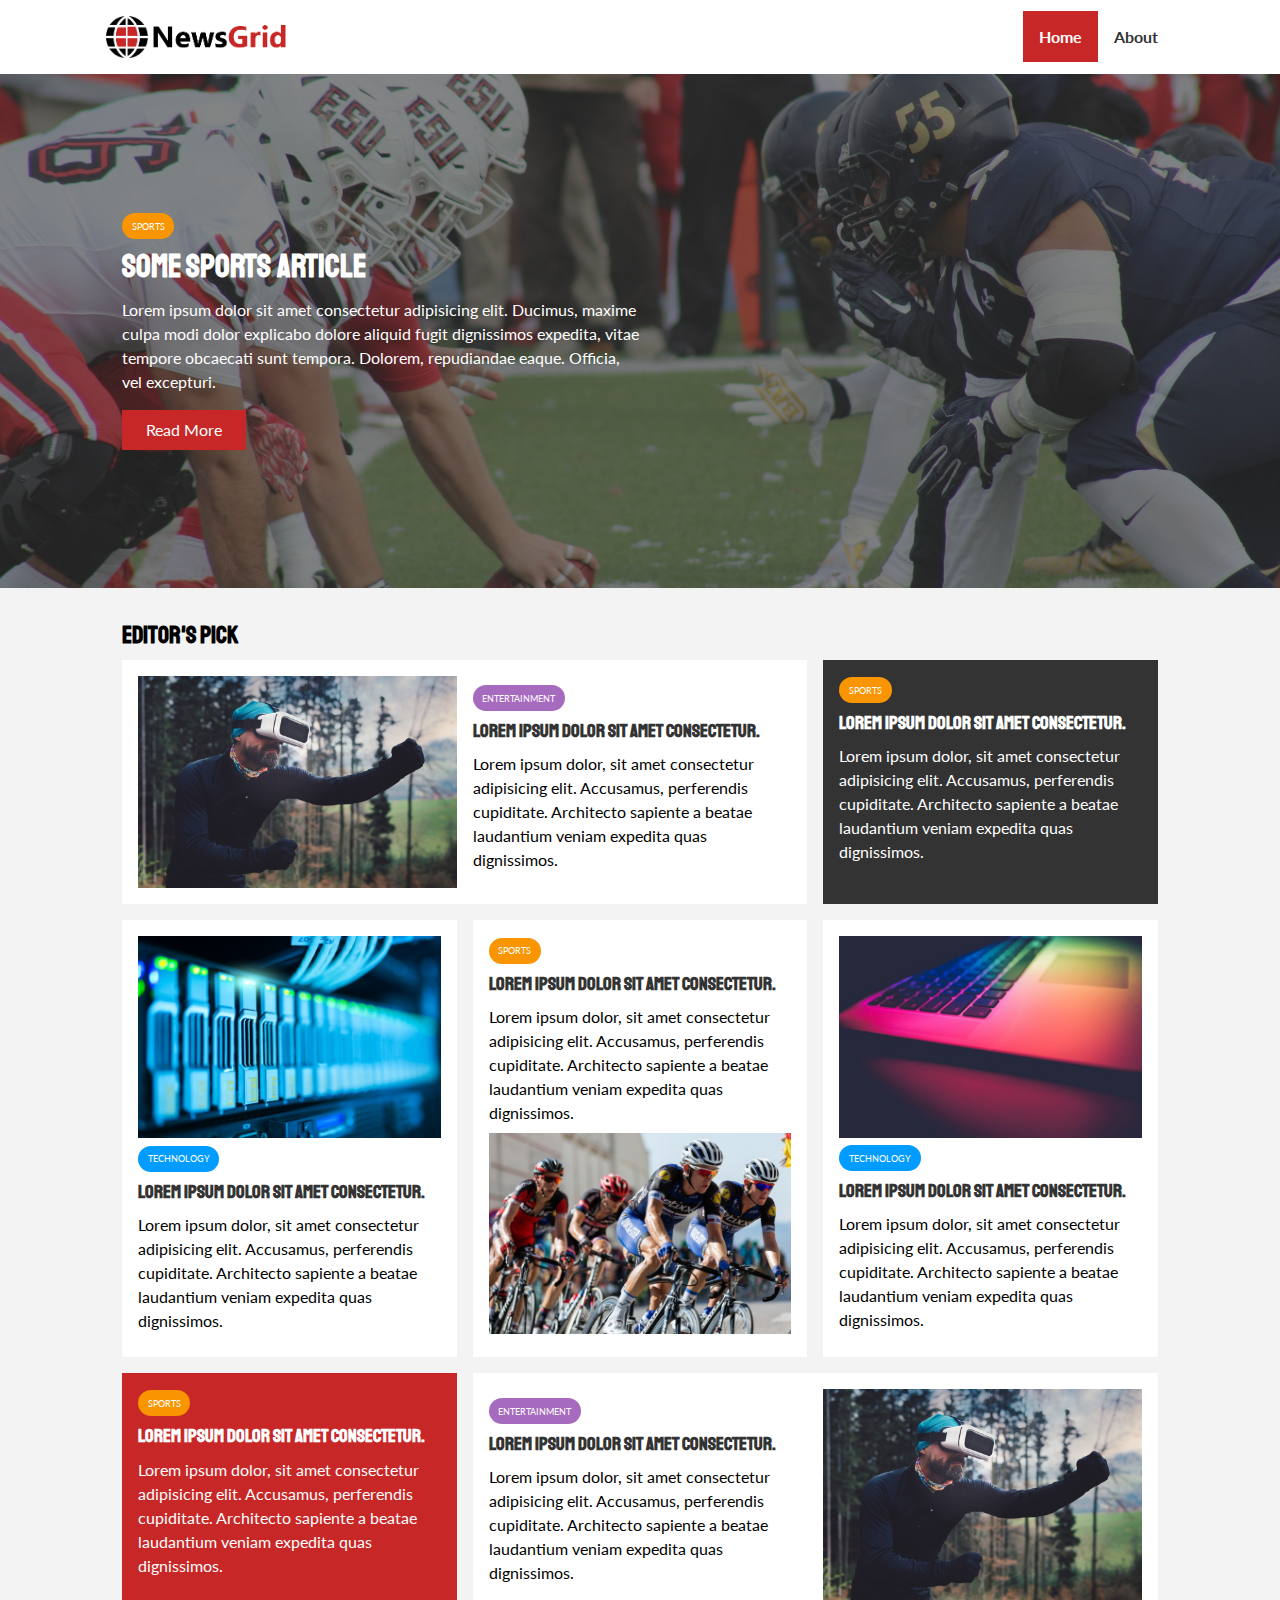
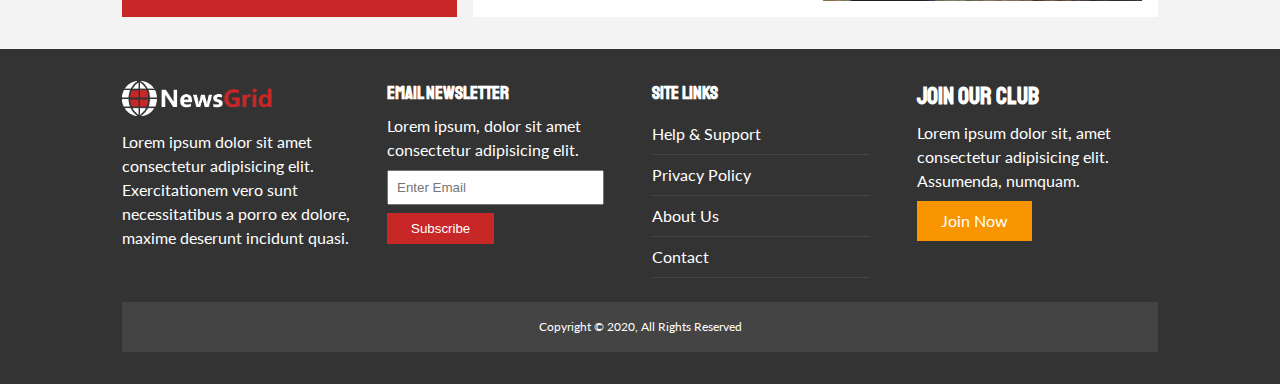
<file: index.html>
<!DOCTYPE html>
<html lang="en">
<head>
  <meta charset="UTF-8">
  <meta name="viewport" content="width=device-width, initial-scale=1.0">
  <meta http-equiv="X-UA-Compatible" content="ie=edge">
  <link rel="stylesheet" href="https://use.fontawesome.com/releases/v5.6.3/css/all.css" integrity="sha384-UHRtZLI+pbxtHCWp1t77Bi1L4ZtiqrqD80Kn4Z8NTSRyMA2Fd33n5dQ8lWUE00s/" crossorigin="anonymous">
  <link href="https://fonts.googleapis.com/css?family=Lato|Staatliches&display=swap" rel="stylesheet">
  <link rel="stylesheet" href="css/style.css">
  <link rel="stylesheet" media="screen and (max-width: 768px)" href="css/mobile.css">
  <link rel="shortcut icon" type="image/x-icon" href="favicon.ico">
  <title>NewsGride  ¦  Your Latest News & Updates</title>
</head>

<body>
  <header>
    <nav id="navbar">
      <div class="container">
        <img src="img/logo.png" alt="NewsGrid Logo" class="logo">
          <div class="social">
            <a href="http://facebook.com" class="icon" target="_blank"><i class="fab fa-facebook fa-2x"></i></a>
            <a href="http://twitter.com" class="icon" target="_blank"><i class="fab fa-twitter fa-2x"></i></a>
            <a href="http://instagram.com" class="icon" target="_blank"><i class="fab fa-instagram fa-2x"></i></a>
            <a href="http://youtube.com" class="icon" target="_blank"><i class="fab fa-youtube fa-2x"></i></a>  
          </div>
        <ul id="menu">
          <li class="current menu-item"><a class="current" href="#">Home</a></li>
          <li class="menu-item"><a href="about.html">About</a></li>
        </ul>
      </div>
    </nav>
  </header>

  <header id="showcase">
    <section class="container">
      <div class="showcase-container">
        <div class="showcase-content">
          <div class="category category-sports">Sports</div>
          <h1>SOME SPORTS ARTICLE</h1>
          <p>Lorem ipsum dolor sit amet consectetur adipisicing elit. Ducimus, maxime culpa modi dolor explicabo dolore aliquid fugit dignissimos expedita, vitae tempore obcaecati sunt tempora. Dolorem, repudiandae eaque. Officia, vel excepturi.</p>
          <a href="article.html" class="btn btn-primary">Read More</a>
        </div> 
      </div>
    </section>
  </header>

  <!-- Home articles -->
  <section id="home-articles" class="py-2">
    <div class="container">
      <h2>Editor's Pick</h2>
        <div class="articles-container">
          <article class="card">
            <img class="img" src="img/articles/ent1.jpg" alt="VR">
            <div>
              <div class="category category-ent">Entertainment</div>
              <h3>
                <a href="article.html">Lorem ipsum dolor sit amet consectetur.</a>
              </h3>
              <p>Lorem ipsum dolor, sit amet consectetur adipisicing elit. Accusamus, perferendis cupiditate. Architecto sapiente a beatae laudantium veniam expedita quas dignissimos.</p>
            </div>
          </article>
          <article class="card bg-dark">
            <div class="category category-sports">Sports</div>
            <h3>
              <a href="article.html">Lorem ipsum dolor sit amet consectetur.</a>
            </h3>
            <p>Lorem ipsum dolor, sit amet consectetur adipisicing elit. Accusamus, perferendis cupiditate. Architecto sapiente a beatae laudantium veniam expedita quas dignissimos.</p>
          </article>
          <article class="card">
            <img class="img" src="img/articles/tech1.jpg" alt="VR">
              <div class="category category-tech">Technology</div>
              <h3>
                <a href="article.html">Lorem ipsum dolor sit amet consectetur.</a>
              </h3>
              <p>Lorem ipsum dolor, sit amet consectetur adipisicing elit. Accusamus, perferendis cupiditate. Architecto sapiente a beatae laudantium veniam expedita quas dignissimos.</p>
          </article>
          <article class="card">
              <div class="category category-sports">Sports</div>
              <h3>
                <a href="article.html">Lorem ipsum dolor sit amet consectetur.</a>
              </h3>
              <p>Lorem ipsum dolor, sit amet consectetur adipisicing elit. Accusamus, perferendis cupiditate. Architecto sapiente a beatae laudantium veniam expedita quas dignissimos.</p>
              <img class="img" src="img/articles/sports1.jpg" alt="VR">
          </article>
          <article class="card">
            <img class="img" src="img/articles/tech2.jpg" alt="VR">
              <div class="category category-tech">Technology</div>
              <h3>
                <a href="article.html">Lorem ipsum dolor sit amet consectetur.</a>
              </h3>
              <p>Lorem ipsum dolor, sit amet consectetur adipisicing elit. Accusamus, perferendis cupiditate. Architecto sapiente a beatae laudantium veniam expedita quas dignissimos.</p>
          </article>
          <article class="card bg-primary">
            <div class="category category-sports">Sports</div>
            <h3>
              <a href="article.html">Lorem ipsum dolor sit amet consectetur.</a>
            </h3>
            <p>Lorem ipsum dolor, sit amet consectetur adipisicing elit. Accusamus, perferendis cupiditate. Architecto sapiente a beatae laudantium veniam expedita quas dignissimos.</p>
          </article>
          <article class="card">
            <div>
              <div class="category category-ent">Entertainment</div>
              <h3>
                <a href="article.html">Lorem ipsum dolor sit amet consectetur.</a>
              </h3>
              <p>Lorem ipsum dolor, sit amet consectetur adipisicing elit. Accusamus, perferendis cupiditate. Architecto sapiente a beatae laudantium veniam expedita quas dignissimos.</p>
            </div>
            <img class="img" src="img/articles/ent1.jpg" alt="VR">
          </article>
        </div>
    </div>
  </section>

  <footer id="main-footer" class="py-2">
    <div class="container footer-container">
      <div>
        <img src="img/logo_light.png" alt="NewsGrid">
        <p>Lorem ipsum dolor sit amet consectetur adipisicing elit. Exercitationem vero sunt necessitatibus a porro ex dolore, maxime deserunt incidunt quasi.</p>
      </div>
      <div>
        <h3>Email Newsletter</h3>
        <p>Lorem ipsum, dolor sit amet consectetur adipisicing elit.</p>
        <form>
          <input type="email" placeholder="Enter Email">
          <input type="submit" value="Subscribe" class="btn btn-primary">
        </form>
      </div>
      <div>
        <h3>Site Links</h3>
        <ul class="list">
          <li><a href="">Help & Support</a></li>
          <li><a href="">Privacy Policy</a></li>
          <li><a href="">About Us</a></li>
          <li><a href="">Contact</a></li>
        </ul>
      </div>
      <div>
        <h2>Join Our Club</h2>
        <p>Lorem ipsum dolor sit, amet consectetur adipisicing elit. Assumenda, numquam.</p>
        <a href="" class="btn btn-secondary">Join Now</a>
      </div>
      <div>
        <p>
          Copyright &copy; 2020, All Rights Reserved
        </p>
      </div>
    </div>
  </footer>
 
</body>
</html>
</file>
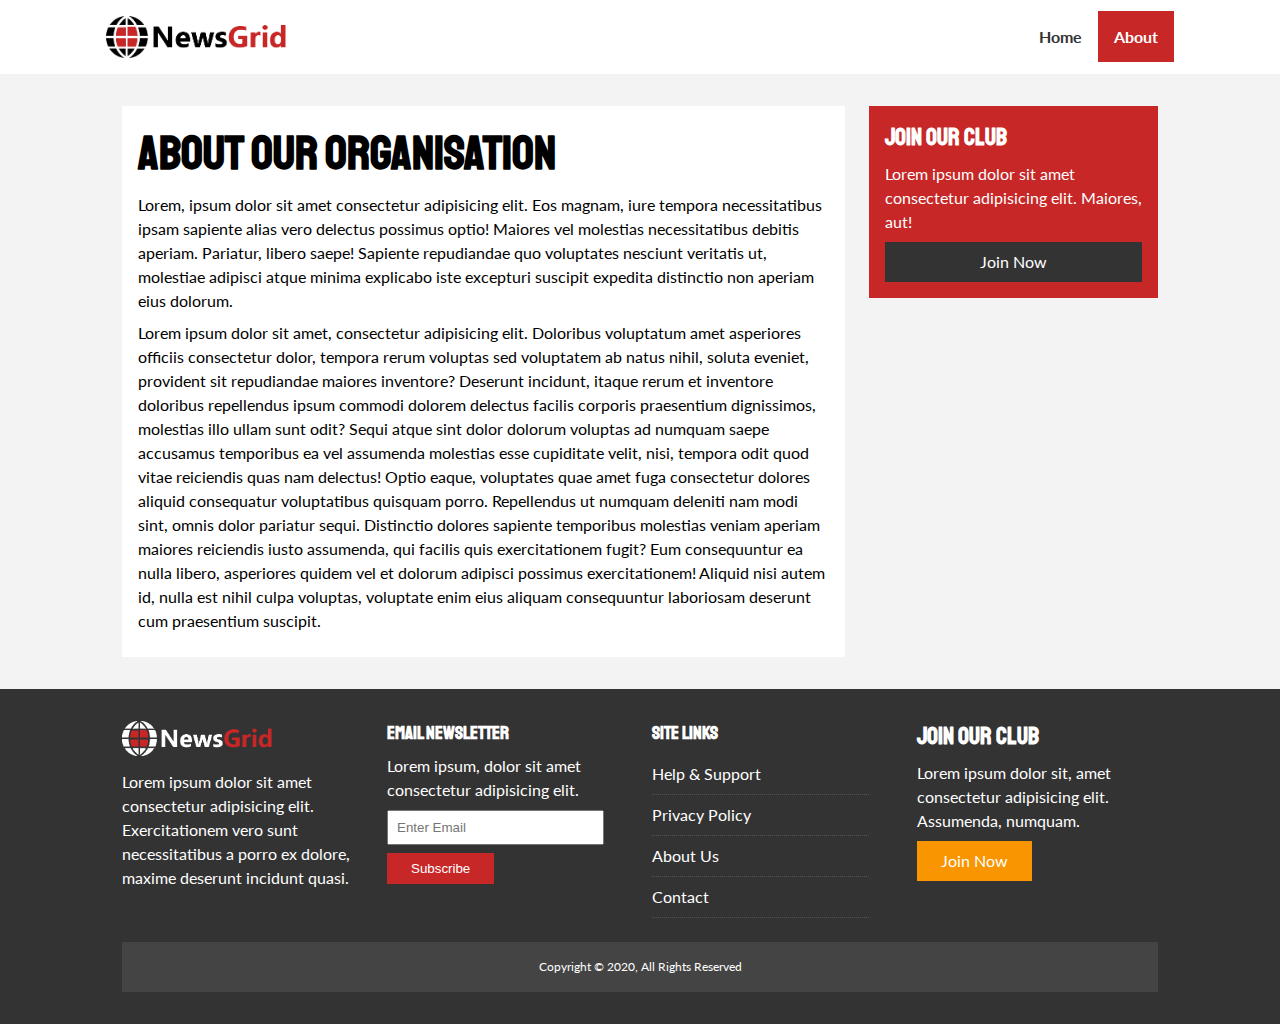
<file: about.html>
<!DOCTYPE html>
<html lang="en">
<head>
  <meta charset="UTF-8">
  <meta name="viewport" content="width=device-width, initial-scale=1.0">
  <meta http-equiv="X-UA-Compatible" content="ie=edge">
  <link rel="stylesheet" href="https://use.fontawesome.com/releases/v5.6.3/css/all.css" integrity="sha384-UHRtZLI+pbxtHCWp1t77Bi1L4ZtiqrqD80Kn4Z8NTSRyMA2Fd33n5dQ8lWUE00s/" crossorigin="anonymous">
  <link href="https://fonts.googleapis.com/css?family=Lato|Staatliches" rel="stylesheet">
  <link rel="stylesheet" href="css/style.css">
  <link rel="stylesheet" media="screen and (max-width: 768px)" href="css/mobile.css">
  <link rel="shortcut icon" type="image/x-icon" href="favicon.ico">
  <title>NewsGride  ¦  About</title>
</head>

<body>
  <header>
    <nav id="navbar">
      <div class="container">
        <img src="img/logo.png" alt="NewsGrid Logo" class="logo">
          <div class="social">
            <a href="http://facebook.com" class="icon" target="_blank"><i class="fab fa-facebook fa-2x"></i></a>
            <a href="http://twitter.com" class="icon" target="_blank"><i class="fab fa-twitter fa-2x"></i></a>
            <a href="http://instagram.com" class="icon" target="_blank"><i class="fab fa-instagram fa-2x"></i></a>
            <a href="http://youtube.com" class="icon" target="_blank"><i class="fab fa-youtube fa-2x"></i></a>  
          </div>
        <ul id="menu">
          <li class="current menu-item"><a href="index.html">Home</a></li>
          <li class="menu-item"><a class="current" href="about.html">About</a></li>
        </ul>
      </div>
    </nav>
  </header>

  <section id="about">
      <div class="container">
          <div class="page-container">
            <article class="card">
                <h1 class="l-heading">About Our Organisation</h1>
                <p>Lorem, ipsum dolor sit amet consectetur adipisicing elit. Eos magnam, iure tempora necessitatibus ipsam sapiente alias vero delectus possimus optio! Maiores vel molestias necessitatibus debitis aperiam. Pariatur, libero saepe! Sapiente repudiandae quo voluptates nesciunt veritatis ut, molestiae adipisci atque minima explicabo iste excepturi suscipit expedita distinctio non aperiam eius dolorum.</p>
                <p>Lorem ipsum dolor sit amet, consectetur adipisicing elit. Doloribus voluptatum amet asperiores officiis consectetur dolor, tempora rerum voluptas sed voluptatem ab natus nihil, soluta eveniet, provident sit repudiandae maiores inventore? Deserunt incidunt, itaque rerum et inventore doloribus repellendus ipsum commodi dolorem delectus facilis corporis praesentium dignissimos, molestias illo ullam sunt odit? Sequi atque sint dolor dolorum voluptas ad numquam saepe accusamus temporibus ea vel assumenda molestias esse cupiditate velit, nisi, tempora odit quod vitae reiciendis quas nam delectus! Optio eaque, voluptates quae amet fuga consectetur dolores aliquid consequatur voluptatibus quisquam porro. Repellendus ut numquam deleniti nam modi sint, omnis dolor pariatur sequi. Distinctio dolores sapiente temporibus molestias veniam aperiam maiores reiciendis iusto assumenda, qui facilis quis exercitationem fugit? Eum consequuntur ea nulla libero, asperiores quidem vel et dolorum adipisci possimus exercitationem! Aliquid nisi autem id, nulla est nihil culpa voluptas, voluptate enim eius aliquam consequuntur laboriosam deserunt cum praesentium suscipit.</p>
            </article>
            <aside class="card bg-primary">
                <h2>Join Our Club</h2>
                <p>Lorem ipsum dolor sit amet consectetur adipisicing elit. Maiores, aut!</p>
                <a href="" class="btn btn-dark btn-block">Join Now</a>
            </aside>
          </div>
      </div>
  </section>
  
<!-- Footer -->
  <footer id="main-footer" class="py-2">
    <div class="container footer-container">
      <div>
        <img src="img/logo_light.png" alt="NewsGrid">
        <p>Lorem ipsum dolor sit amet consectetur adipisicing elit. Exercitationem vero sunt necessitatibus a porro ex dolore, maxime deserunt incidunt quasi.</p>
      </div>
      <div>
        <h3>Email Newsletter</h3>
        <p>Lorem ipsum, dolor sit amet consectetur adipisicing elit.</p>
        <form>
          <input type="email" placeholder="Enter Email">
          <input type="submit" value="Subscribe" class="btn btn-primary">
        </form>
      </div>
      <div>
        <h3>Site Links</h3>
        <ul class="list">
          <li><a href="">Help & Support</a></li>
          <li><a href="">Privacy Policy</a></li>
          <li><a href="">About Us</a></li>
          <li><a href="">Contact</a></li>
        </ul>
      </div>
      <div>
        <h2>Join Our Club</h2>
        <p>Lorem ipsum dolor sit, amet consectetur adipisicing elit. Assumenda, numquam.</p>
        <a href="" class="btn btn-secondary">Join Now</a>
      </div>
      <div>
        <p>
          Copyright &copy; 2020, All Rights Reserved
        </p>
      </div>
    </div>
  </footer>
 
</body>
</html>
</file>
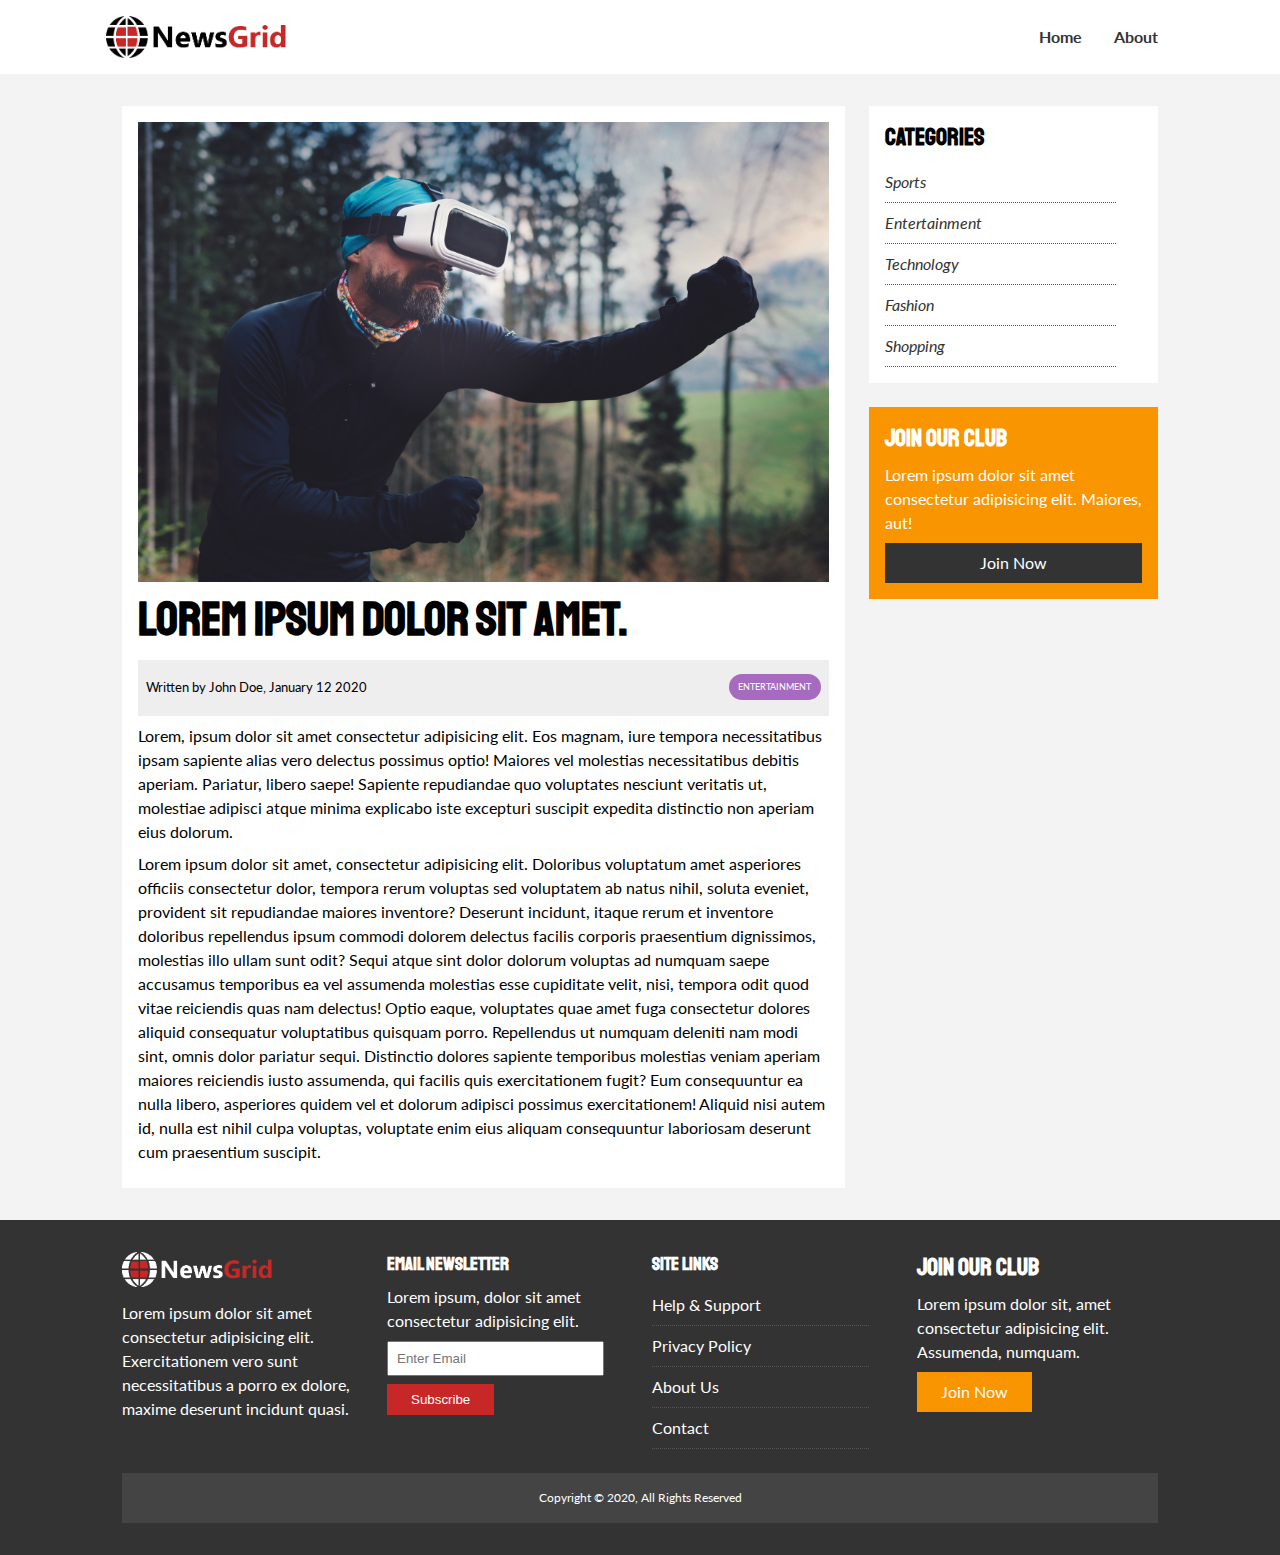
<file: article.html>
<!DOCTYPE html>
<html lang="en">
<head>
  <meta charset="UTF-8">
  <meta name="viewport" content="width=device-width, initial-scale=1.0">
  <meta http-equiv="X-UA-Compatible" content="ie=edge">
  <link rel="stylesheet" href="https://use.fontawesome.com/releases/v5.6.3/css/all.css" integrity="sha384-UHRtZLI+pbxtHCWp1t77Bi1L4ZtiqrqD80Kn4Z8NTSRyMA2Fd33n5dQ8lWUE00s/" crossorigin="anonymous">
  <link href="https://fonts.googleapis.com/css?family=Lato|Staatliches" rel="stylesheet">
  <link rel="stylesheet" href="./css/style.css">
  <link rel="stylesheet" media="screen and (max-width: 768px)" href="./css/mobile.css">
  <link rel="shortcut icon" type="image/x-icon" href="favicon.ico">
  <title>NewsGride  ¦  Latest Stories</title>
</head>

<body>
  <header>
    <nav id="navbar">
      <div class="container">
        <img src="img/logo.png" alt="NewsGrid Logo" class="logo">
          <div class="social">
            <a href="http://facebook.com" class="icon" target="_blank"><i class="fab fa-facebook fa-2x"></i></a>
            <a href="http://twitter.com" class="icon" target="_blank"><i class="fab fa-twitter fa-2x"></i></a>
            <a href="http://instagram.com" class="icon" target="_blank"><i class="fab fa-instagram fa-2x"></i></a>
            <a href="http://youtube.com" class="icon" target="_blank"><i class="fab fa-youtube fa-2x"></i></a>  
          </div>
        <ul id="menu">
          <li class="current menu-item"><a href="index.html">Home</a></li>
          <li class="menu-item"><a href="about.html">About</a></li>
        </ul>
      </div>
    </nav>
  </header>

  <section id="article">
      <div class="container">
          <div class="page-container">
            <article class="card">
                <img src="img/articles/ent1.jpg" alt="">
                <h1 class="l-heading">Lorem ipsum dolor sit amet.</h1>
                <div class="meta">
                    <small>
                        <i class="fas fa-user"></i> Written by John Doe, January 12 2020
                    </small>
                    <div class="category category-ent">Entertainment</div>
                </div>
                <p>Lorem, ipsum dolor sit amet consectetur adipisicing elit. Eos magnam, iure tempora necessitatibus ipsam sapiente alias vero delectus possimus optio! Maiores vel molestias necessitatibus debitis aperiam. Pariatur, libero saepe! Sapiente repudiandae quo voluptates nesciunt veritatis ut, molestiae adipisci atque minima explicabo iste excepturi suscipit expedita distinctio non aperiam eius dolorum.</p>
                <p>Lorem ipsum dolor sit amet, consectetur adipisicing elit. Doloribus voluptatum amet asperiores officiis consectetur dolor, tempora rerum voluptas sed voluptatem ab natus nihil, soluta eveniet, provident sit repudiandae maiores inventore? Deserunt incidunt, itaque rerum et inventore doloribus repellendus ipsum commodi dolorem delectus facilis corporis praesentium dignissimos, molestias illo ullam sunt odit? Sequi atque sint dolor dolorum voluptas ad numquam saepe accusamus temporibus ea vel assumenda molestias esse cupiditate velit, nisi, tempora odit quod vitae reiciendis quas nam delectus! Optio eaque, voluptates quae amet fuga consectetur dolores aliquid consequatur voluptatibus quisquam porro. Repellendus ut numquam deleniti nam modi sint, omnis dolor pariatur sequi. Distinctio dolores sapiente temporibus molestias veniam aperiam maiores reiciendis iusto assumenda, qui facilis quis exercitationem fugit? Eum consequuntur ea nulla libero, asperiores quidem vel et dolorum adipisci possimus exercitationem! Aliquid nisi autem id, nulla est nihil culpa voluptas, voluptate enim eius aliquam consequuntur laboriosam deserunt cum praesentium suscipit.</p>
            </article>
            <aside id="categories" class="card">
                <h2>Categories</h2>
                <ul class="list">
                    <li><a href=""><i class="fas fa-chevron-right"> Sports</i></a></li>
                    <li><a href=""><i class="fas fa-chevron-right"> Entertainment</i></a></li>
                    <li><a href=""><i class="fas fa-chevron-right"> Technology</i></a></li>
                    <li><a href=""><i class="fas fa-chevron-right"> Fashion</i></a></li>
                    <li><a href=""><i class="fas fa-chevron-right"> Shopping</i></a></li>
                </ul>
            </aside>
            <aside class="card bg-secondary">
                <h2>Join Our Club</h2>
                <p>Lorem ipsum dolor sit amet consectetur adipisicing elit. Maiores, aut!</p>
                <a href="" class="btn btn-dark btn-block">Join Now</a>
            </aside>
          </div>
      </div>
  </section>
  
<!-- Footer -->
  <footer id="main-footer" class="py-2">
    <div class="container footer-container">
      <div>
        <img src="img/logo_light.png" alt="NewsGrid">
        <p>Lorem ipsum dolor sit amet consectetur adipisicing elit. Exercitationem vero sunt necessitatibus a porro ex dolore, maxime deserunt incidunt quasi.</p>
      </div>
      <div>
        <h3>Email Newsletter</h3>
        <p>Lorem ipsum, dolor sit amet consectetur adipisicing elit.</p>
        <form>
          <input type="email" placeholder="Enter Email">
          <input type="submit" value="Subscribe" class="btn btn-primary">
        </form>
      </div>
      <div>
        <h3>Site Links</h3>
        <ul class="list">
          <li><a href="">Help & Support</a></li>
          <li><a href="">Privacy Policy</a></li>
          <li><a href="">About Us</a></li>
          <li><a href="">Contact</a></li>
        </ul>
      </div>
      <div>
        <h2>Join Our Club</h2>
        <p>Lorem ipsum dolor sit, amet consectetur adipisicing elit. Assumenda, numquam.</p>
        <a href="" class="btn btn-secondary">Join Now</a>
      </div>
      <div>
        <p>
          Copyright &copy; 2020, All Rights Reserved
        </p>
      </div>
    </div>
  </footer>
 
</body>
</html>
</file>
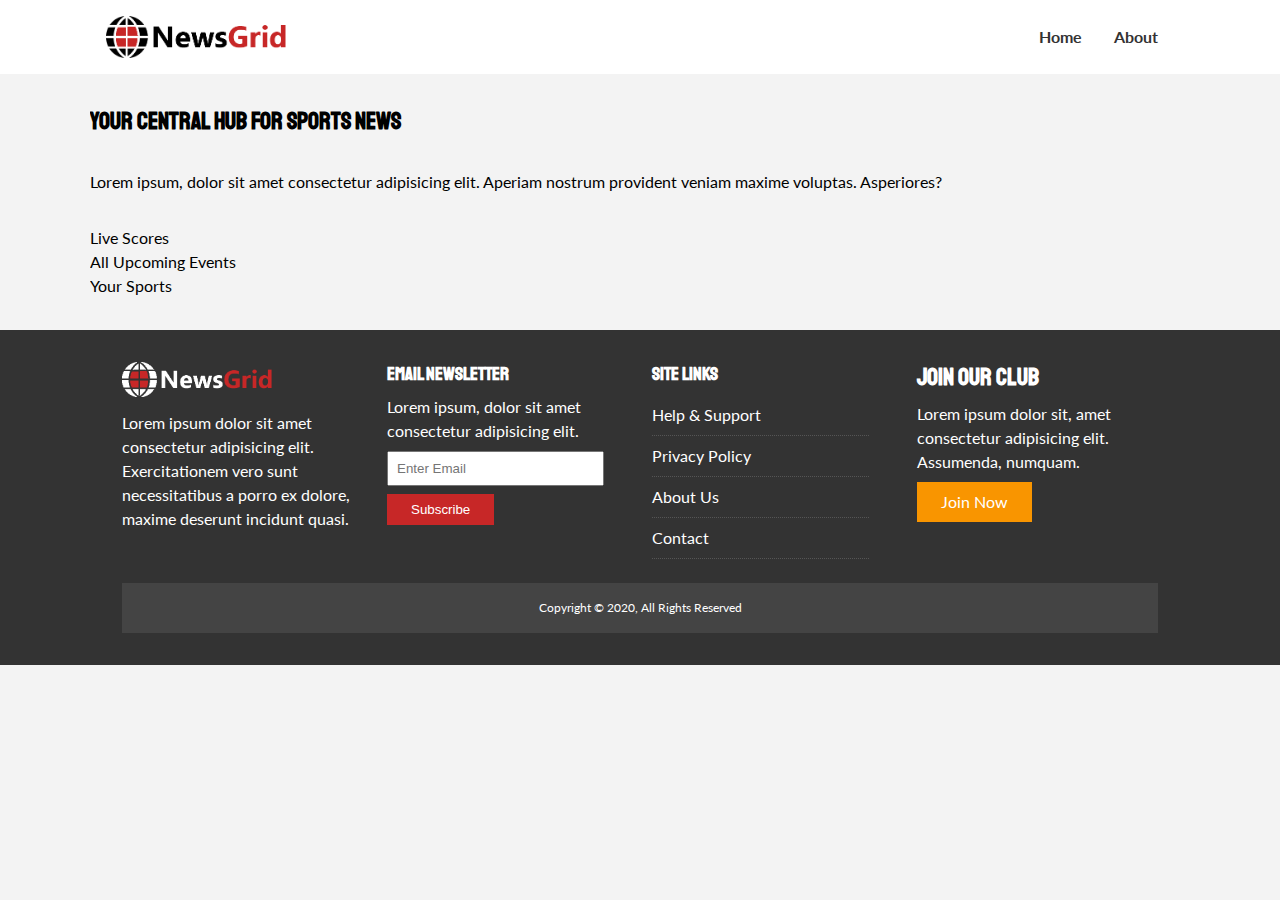
<file: topics.html>
<!DOCTYPE html>
<html lang="en">
<head>
  <meta charset="UTF-8">
  <meta name="viewport" content="width=device-width, initial-scale=1.0">
  <meta http-equiv="X-UA-Compatible" content="ie=edge">
  <link rel="stylesheet" href="https://use.fontawesome.com/releases/v5.6.3/css/all.css" integrity="sha384-UHRtZLI+pbxtHCWp1t77Bi1L4ZtiqrqD80Kn4Z8NTSRyMA2Fd33n5dQ8lWUE00s/" crossorigin="anonymous">
  <link href="https://fonts.googleapis.com/css?family=Lato|Staatliches" rel="stylesheet">
  <link rel="stylesheet" href="./css/style.css">
  <link rel="stylesheet" media="screen and (max-width: 768px)" href="./css/mobile.css">
  <link rel="shortcut icon" type="image/x-icon" href="favicon.ico">
  <title>NewsGride  ¦  Hot Topics</title>
</head>

<body>
  <header>
    <nav id="navbar">
      <div class="container">
        <img src="img/logo.png" alt="NewsGrid Logo" class="logo">
          <div class="social">
            <a href="http://facebook.com" class="icon" target="_blank"><i class="fab fa-facebook fa-2x"></i></a>
            <a href="http://twitter.com" class="icon" target="_blank"><i class="fab fa-twitter fa-2x"></i></a>
            <a href="http://instagram.com" class="icon" target="_blank"><i class="fab fa-instagram fa-2x"></i></a>
            <a href="http://youtube.com" class="icon" target="_blank"><i class="fab fa-youtube fa-2x"></i></a>  
          </div>
        <ul id="menu">
          <li class="current menu-item"><a href="index.html">Home</a></li>
          <li class="menu-item"><a href="about.html">About</a></li>
        </ul>
      </div>
    </nav>
  </header>

  <section id="showcase sports-showcase">
    <div class="container py-2">
      <div class="showcase-container">
        <div class="showcase-content">
          <h2>Your Central Hub For Sports News</h2>
          <p class="py-1">Lorem ipsum, dolor sit amet consectetur adipisicing elit. Aperiam nostrum provident veniam maxime voluptas. Asperiores?</p>
          <ul>
            <li>Live Scores</li>
            <li>All Upcoming Events</li>
            <li>Your Sports</li>
          </ul>

        </div>
      </div>
    </div>
  </section>
  
<!-- Footer -->
  <footer id="main-footer" class="py-2">
    <div class="container footer-container">
      <div>
        <img src="img/logo_light.png" alt="NewsGrid">
        <p>Lorem ipsum dolor sit amet consectetur adipisicing elit. Exercitationem vero sunt necessitatibus a porro ex dolore, maxime deserunt incidunt quasi.</p>
      </div>
      <div>
        <h3>Email Newsletter</h3>
        <p>Lorem ipsum, dolor sit amet consectetur adipisicing elit.</p>
        <form>
          <input type="email" placeholder="Enter Email">
          <input type="submit" value="Subscribe" class="btn btn-primary">
        </form>
      </div>
      <div>
        <h3>Site Links</h3>
        <ul class="list">
          <li><a href="">Help & Support</a></li>
          <li><a href="">Privacy Policy</a></li>
          <li><a href="">About Us</a></li>
          <li><a href="">Contact</a></li>
        </ul>
      </div>
      <div>
        <h2>Join Our Club</h2>
        <p>Lorem ipsum dolor sit, amet consectetur adipisicing elit. Assumenda, numquam.</p>
        <a href="" class="btn btn-secondary">Join Now</a>
      </div>
      <div>
        <p>
          Copyright &copy; 2020, All Rights Reserved
        </p>
      </div>
    </div>
  </footer>
 
</body>
</html>
</file>
<file: css/style.css>
:root {
--primary-color:  #c72727;
--secondary-color: #f99500;
--light-color:  #f3f3f3;
--dark-color: #333;
--max-width:  1100px;
}

.category {
  --sports-color: #f99500;
  --ent-color: #a66bbe;
  --tech-color: #009cff;
}

* {
  margin: 0;
  padding: 0;
  box-sizing: border-box;
}

body  {
  font-family: 'Staatliches', cursive;
  font-family: 'Lato', sans-serif;
  line-height: 1.5;
  background: var(--light-color);
}

a {
  text-decoration: none;
  color: #333;  
}

ul  {
  list-style: none;
}

p {
  margin: .5rem 0;
}

img {
  width: 100%;
}

h1, h2, h3, h4, h5, h6  {
  font-family: 'Staatliches', cursive;
  margin-bottom: 0.55rem;
  line-height: 1.3;
}

/* Utilities */
.container  {
  max-width: var(--max-width);
  margin: auto;
  padding: 0 2rem;
  overflow: hidden;
}

.category {
  display: inline-block;
  color: #fff;
  font-size: 0.55rem;
  text-transform: uppercase;
  padding: 0.4rem 0.6rem;
  border-radius: 15px;
  margin-bottom: 0.5rem;
}

.category-sports  { background: var(--sports-color);}
.category-ent  { background: var(--ent-color);}
.category-tech  { background: var(--tech-color);}

.btn  {
  display: inline-block;
  border: none;
  background: var(--dark-color);
  color: #fff;
  padding: 0.5rem 1.5rem;
}

.btn-light  { background: var(--light-color);}
.btn-primary  { background: var(--primary-color);}
.btn-secondary  { background: var(--secondary-color);}

.btn-block  {
  display: block;
  width: 100%;
  text-align: center;
}

.btn:hover  { opacity: 0.9;}

.card {
  background: #fff;
  padding: 1rem;
}

.bg-dark  {
  background: var(--dark-color);
  color: #fff;
}

.bg-primary  {
  background: var(--primary-color);
  color: #fff;
}

.bg-secondary  {
  background: var(--secondary-color);
  color: #fff;
}

.bg-dark h1,
.bg-dark h2,
.bg-dark h3,
.bg-dark a,
.bg-primary h1,
.bg-primary h2,
.bg-primary h3,
.bg-primary a,
.bg-secondary h1,
.bg-secondary h2,
.bg-secondary h3,
.bg-secondary a {
  color: #fff;
}


.py-1 { padding: 1.5rem 0;}
.py-2 { padding: 2rem 0;}
.py-3 { padding: 3rem 0;}
.p-1 { padding: 1.5rem;}
.p-2 { padding: 2rem;}
.p-3 { padding: 3rem;}

.l-heading  {
  font-size: 3rem;
}

.list li  {
  padding: .5rem 0;
  border-bottom: #555 dotted 1px;
  width: 90%;
}

.list li a:hover {
  color: var(--primary-color) !important;
}

/* Inner page grid container */
.page-container {
  display: grid;
  grid-template-columns: 5fr 2fr;
  margin: 2rem 0;
  grid-gap: 1.5rem;
}

.page-container > *:first-child {
  grid-row: 1 / span 3;
}

/* NavBar */
#navbar {
  background: #fff;
  position: sticky;
  top: 0;
  z-index: 2;
}

#navbar .container  {
  display: grid;
  grid-template-columns: 6fr 3fr 2fr;
  padding: 1rem;
  align-items: center;
}

#navbar .logo  {
  width: 180px;
}

#navbar .container ul {
  justify-self: end;
  display: flex;
}

#navbar .container ul li a {
  padding: 1rem;
  font-weight: bold;
}

#navbar .container ul li a.current {
  background: var(--primary-color);
  color: #fff;
}

#navbar .container ul li a:hover {
  background: var(--light-color);
  color: var(--dark-color);
}

#main-nav .social {
  justify-self: center;
}

#main-nav .social i {
  color: #777;
  margin-right: .5rem;
}


#navbar .icon {
  justify-self: center;
}

#navbar .icon i {
  color: #777;
  margin-right: 0.4rem;
}

/* Showcase */
#showcase {
  color: #fff;
  background: #333;
  padding: 2rem;
  position: relative;
}

#showcase::before {
  content: "";
  background: url(../img/featured.jpg) no-repeat center center/cover;
  position: absolute;
  top: 0;
  left: 0;
  width: 100%;
  height: 100%;
  opacity: 0.4;
}

#showcase .showcase-container {
  display: grid;
  grid-template-columns: repeat(2, 1fr);
  justify-content: center;
  align-items: center;
  height: 50vh;
}

#showcase .showcase-content {
  z-index: 1;
}

#showcase .showcase-content p {
  margin-bottom: 1rem;
}

/* Home Articles */
#home-articles .articles-container  {
  display: grid;
  grid-template-columns: repeat(3,1fr);
  grid-gap: 1rem;
}

#home-articles .articles-container > *:first-child, #home-articles .articles-container > *:last-child  {
  display: grid;
  grid-template-columns: repeat(2, 1fr);
  grid-gap: 1rem;
  align-items: center;
  grid-column: 1 / span 2;
}

#home-articles .articles-container > *:last-child  {
  grid-column: 2 / span 2;
}

#article .meta  {
  display: flex;
  justify-content: space-between;
  align-items: center;
  background: #eee;
  padding: 0.5rem;
}

#article .meta .category  {
  margin-top: 0.4rem;
}

/* Footer */
#main-footer  {
  background: var(--dark-color);
  color: #fff;
}

#main-footer img  {
  width: 150px;
}

#main-footer a  {
  color: #fff;
}

#main-footer .footer-container  {
  display: grid;
  grid-template-columns: repeat(4, 1fr);
  grid-gap: 1.5rem;
}

#main-footer .footer-container > *:last-child {
  background: #444;
  grid-column: 1 / span 4;
  padding: .5rem;
  text-align: center;
  font-size: 0.75rem;
}

#main-footer .footer-container input[type='email'] {
  width: 90%;
  padding: 0.5rem;
  margin-bottom: .5rem;
}

#main-footer .footer-content input[type='submit'] {
  width: 90%;
}
</file>
<file: css/mobile.css>
/* Navigation */
#navbar .social   {
    display: none;
}

#navbar .container    {
    grid-template-columns: 1fr;
    grid-gap: 1.2rem;
}

#navbar .container ul, #navbar .logo  {
    justify-self: center;
}

#navbar .container ul li a {
    padding: 0.5rem;
}

#home-articles .articles-container  {
    grid-template-columns:repeat(2, 1fr);
}

#home-articles .articles-container > *:first-child, #home-articles .articles-container > *:last-child   {
    grid-template-columns: 1fr;
    grid-column: 1;
}

#home-articles .articles-container > *:last-child  {
    grid-column: 1;
  }


  @media(max-width: 600px)  {
      /* Stack Grid items */
      #showcase .showcase-container, #home-articles .articles-container,       #main-footer .footer-container > *:last-child, #main-footer .footer-container {
        grid-template-columns: 1fr;
        grid-column: 1;

      }

      #main-footer .footer-container > *:nth-child(1),     
      #main-footer .footer-container > *:nth-child(2) {
        border-bottom: #444 dotted 1px;
        padding-bottom: 1rem;
      }

      /* #main-footer .footer-container > *:nth-child(3), 
      #main-footer .footer-container > *:nth-child(4)  {
          border-bottom: none;
      } */

      .page-container   {
          grid-template-columns: 1fr;
          text-align: center;
      }

      .page-container > *:first-child {
        grid-row: 1;
      }

      .l-heading {
          font-size: 2rem;
      }
      
  }
</file>
